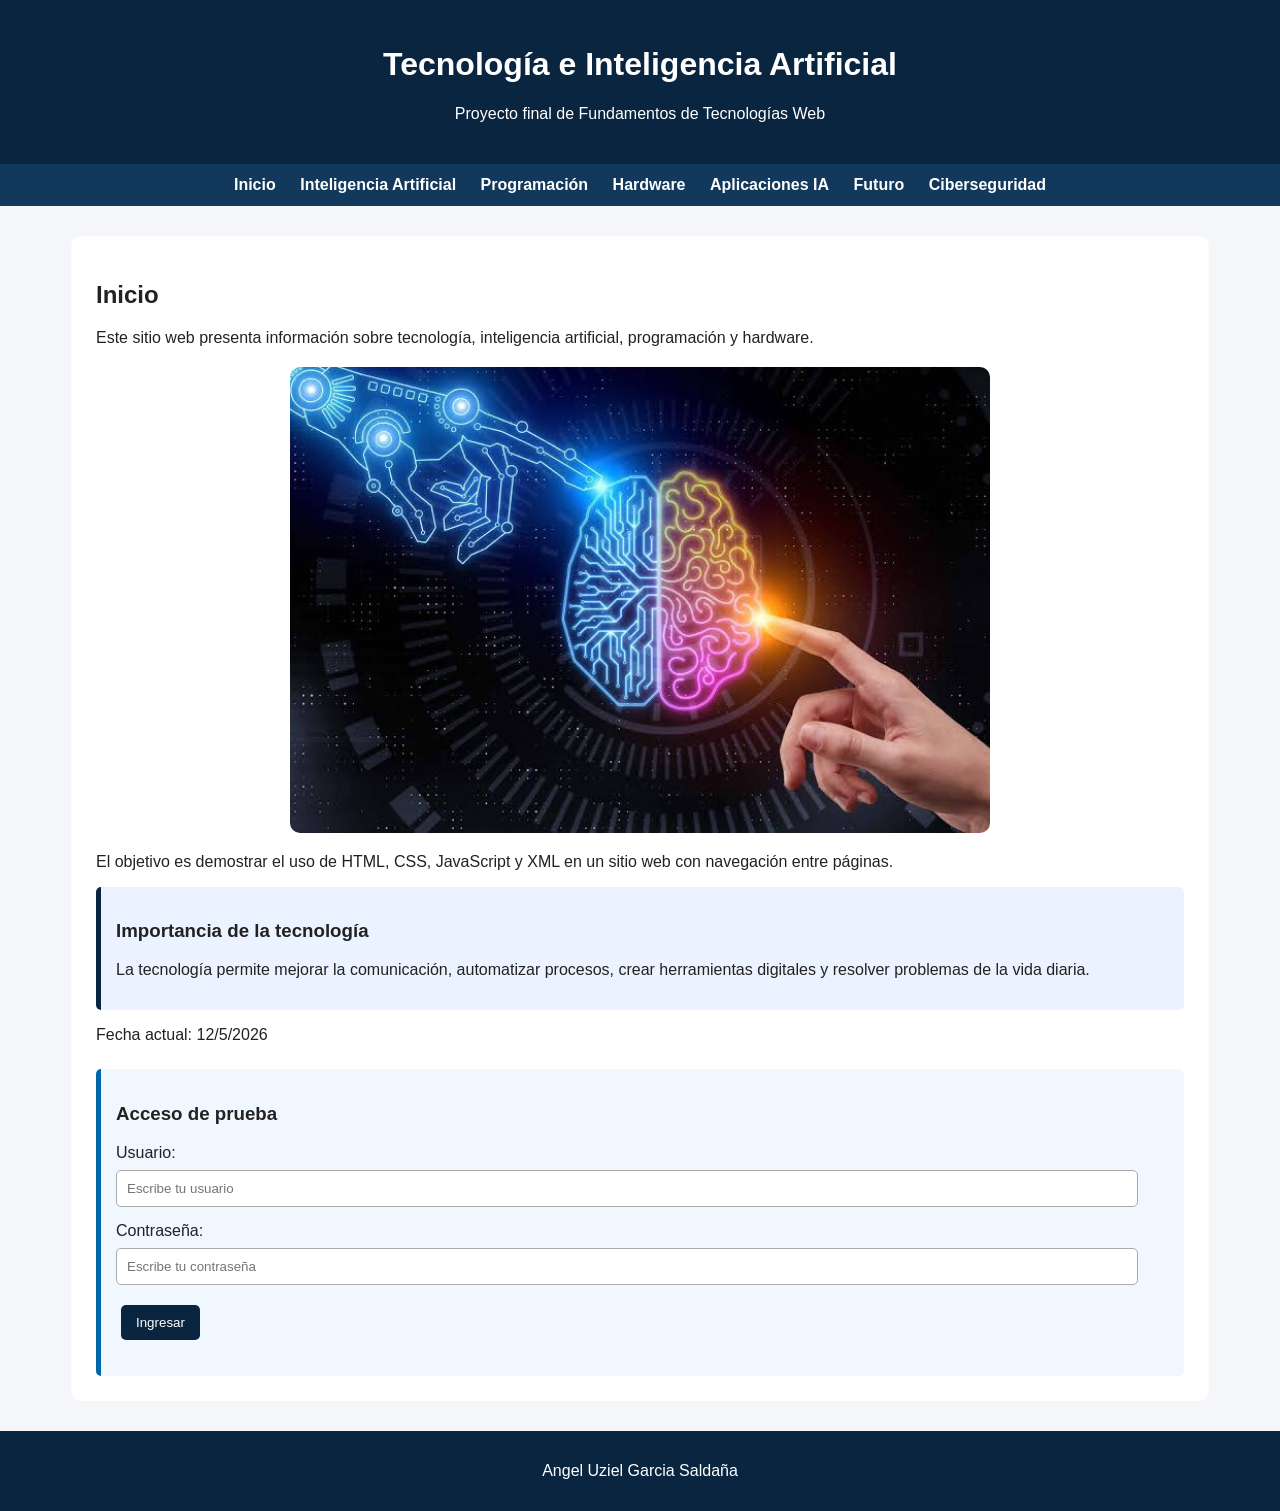
<file: index.html>
<!DOCTYPE html>
<html lang="es">

<head>
    <meta charset="UTF-8">
    <title>Inicio - Tecnología e IA</title>
    <link rel="stylesheet" href="style.css">
    <script src="script.js"></script>
</head>

<body onload="mostrarFecha()">

    <header>
        <h1>Tecnología e Inteligencia Artificial</h1>
        <p>Proyecto final de Fundamentos de Tecnologías Web</p>
    </header>

    <nav>
        <a href="index.html">Inicio</a>
        <a href="ia.html">Inteligencia Artificial</a>
        <a href="programacion.html">Programación</a>
        <a href="hardware.html">Hardware</a>
        <a href="aplicaciones.html">Aplicaciones IA</a>
        <a href="futuro.html">Futuro</a>
        <a href="ciberseguridad.html">Ciberseguridad</a>
    </nav>

    <main>
        <article>
            <h2>Inicio</h2>

            <p>
                Este sitio web presenta información sobre tecnología, inteligencia artificial,
                programación y hardware.
            </p>


            <img src="imagenes/index.jfif" alt="Tecnología moderna e inteligencia artificial" class="imagen">


            <p>
                El objetivo es demostrar el uso de HTML, CSS, JavaScript y XML en un sitio web
                con navegación entre páginas.
            </p>

            <div class="card">
                <h3>Importancia de la tecnología</h3>
                <p>
                    La tecnología permite mejorar la comunicación, automatizar procesos,
                    crear herramientas digitales y resolver problemas de la vida diaria.
                </p>
            </div>

            <p id="fecha"></p>
        </article>

        <aside>
            <h3>Acceso de prueba</h3>

            <label for="usuario">Usuario:</label>
            <input type="text" id="usuario" placeholder="Escribe tu usuario">

            <label for="password">Contraseña:</label>
            <input type="password" id="password" placeholder="Escribe tu contraseña">

            <button onclick="validarUsuario()">Ingresar</button>

            <p id="mensajeLogin"></p>
        </aside>
    </main>

    <footer>
        <p>Angel Uziel Garcia Saldaña</p>
    </footer>

</body>

</html>
</file>
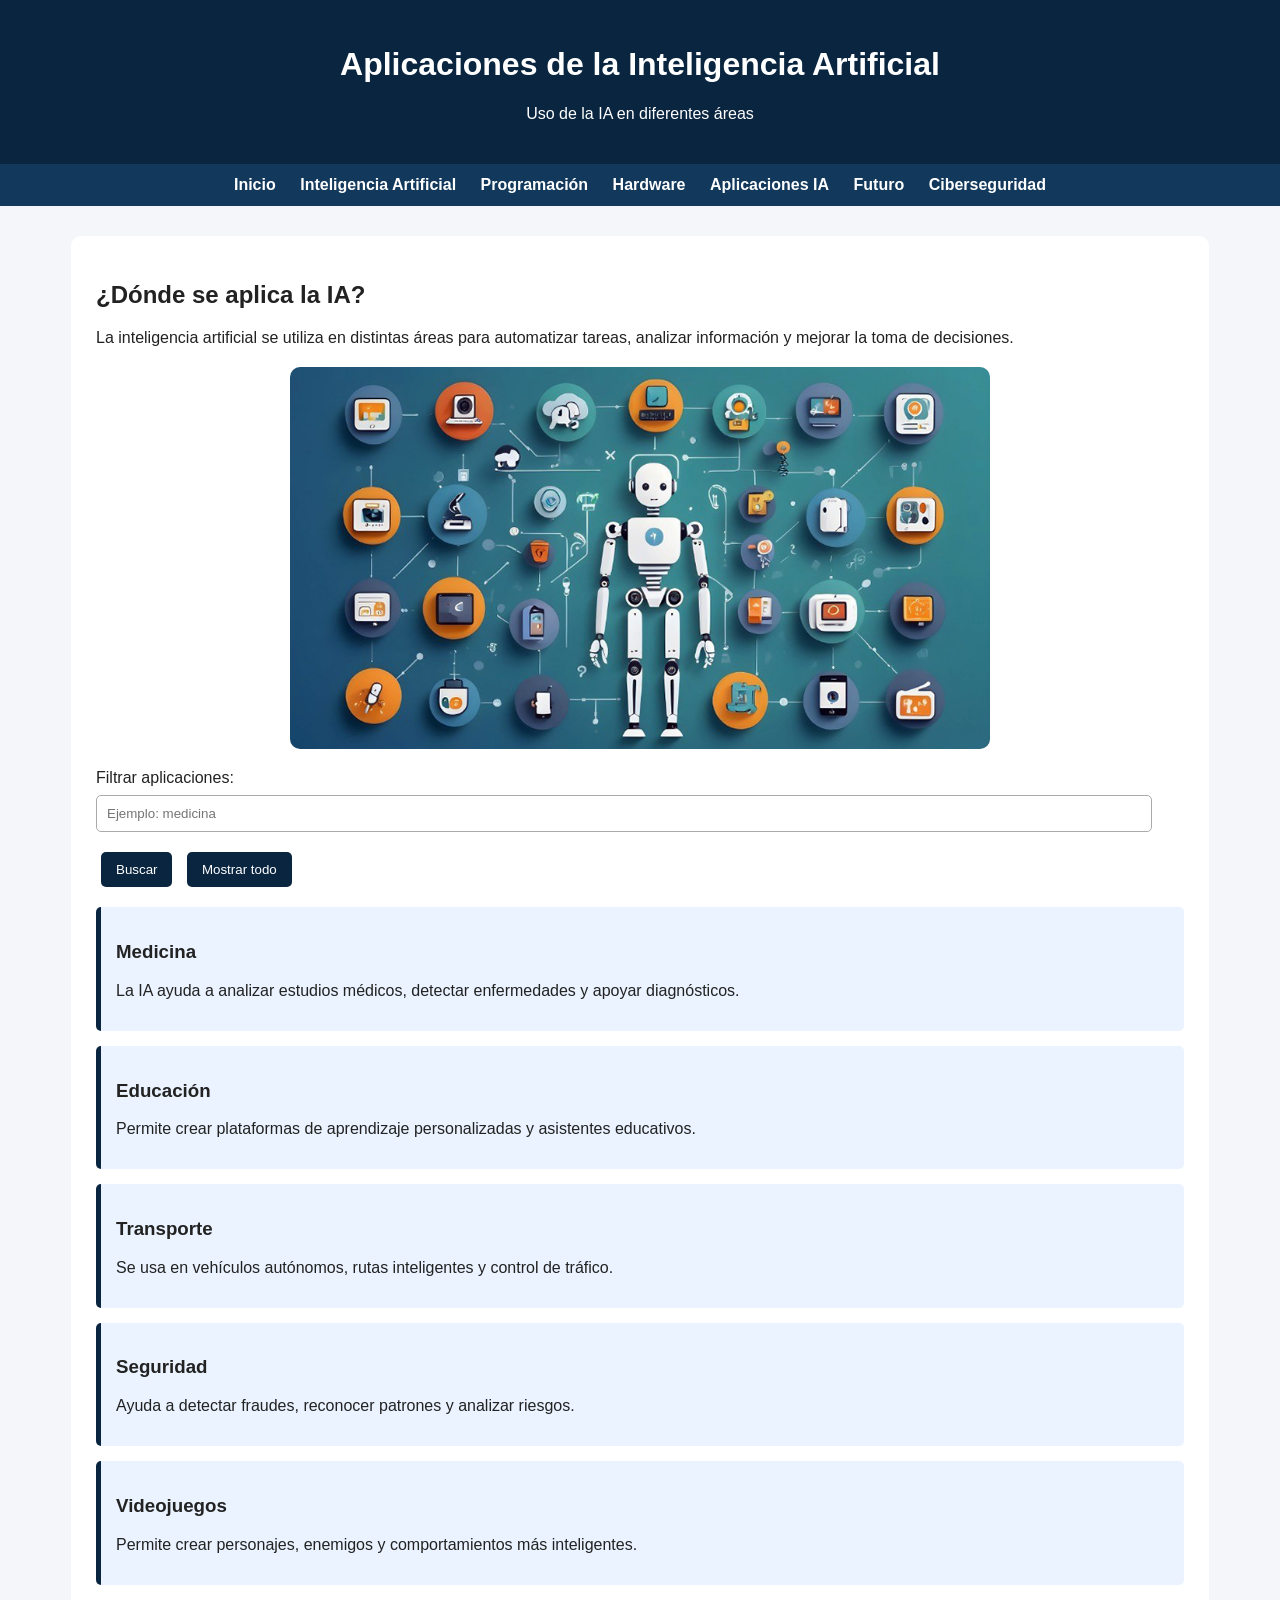
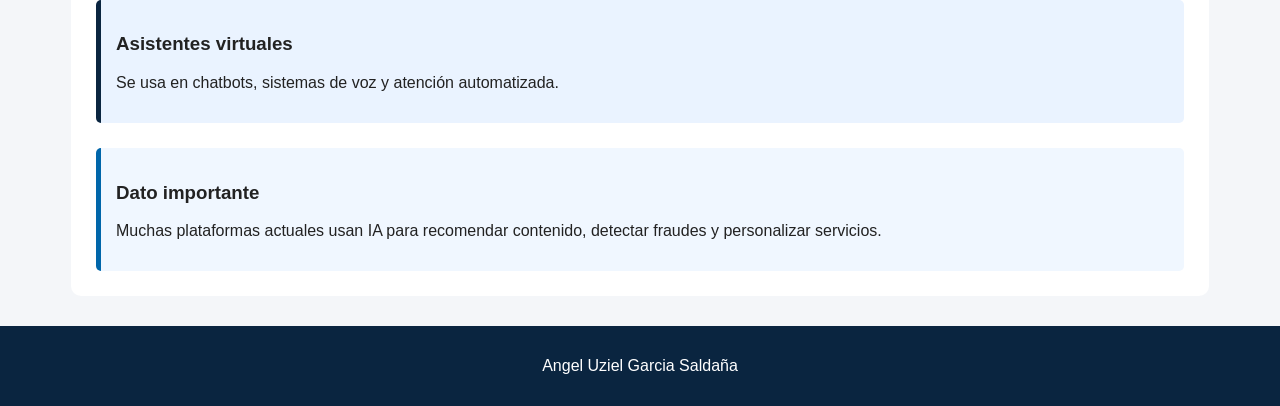
<file: aplicaciones.html>
<!DOCTYPE html>
<html lang="es">

<head>
    <meta charset="UTF-8">
    <title>Aplicaciones de la IA</title>
    <link rel="stylesheet" href="style.css">
    <script src="script.js"></script>
</head>

<body onload="cargarAplicaciones()">

    <header>
        <h1>Aplicaciones de la Inteligencia Artificial</h1>
        <p>Uso de la IA en diferentes áreas</p>
    </header>

    <nav>
        <a href="index.html">Inicio</a>
        <a href="ia.html">Inteligencia Artificial</a>
        <a href="programacion.html">Programación</a>
        <a href="hardware.html">Hardware</a>
        <a href="aplicaciones.html">Aplicaciones IA</a>
        <a href="futuro.html">Futuro</a>
        <a href="ciberseguridad.html">Ciberseguridad</a>
    </nav>

    <main>
        <article>
            <h2>¿Dónde se aplica la IA?</h2>

            <p>
                La inteligencia artificial se utiliza en distintas áreas para automatizar tareas,
                analizar información y mejorar la toma de decisiones.
            </p>

            <img src="imagenes/aplicaciones.jpg" alt="Aplicaciones de la inteligencia artificial" class="imagen">

            <label for="filtroAplicaciones">Filtrar aplicaciones:</label>
            <input type="text" id="filtroAplicaciones" placeholder="Ejemplo: medicina">
            <button onclick="filtrarAplicaciones()">Buscar</button>
            <button onclick="cargarAplicaciones()">Mostrar todo</button>

            <section id="contenidoAplicaciones"></section>
        </article>

        <aside>
            <h3>Dato importante</h3>
            <p>
                Muchas plataformas actuales usan IA para recomendar contenido, detectar fraudes
                y personalizar servicios.
            </p>
        </aside>
    </main>

    <footer>
        <p>Angel Uziel Garcia Saldaña</p>
    </footer>

</body>

</html>
</file>
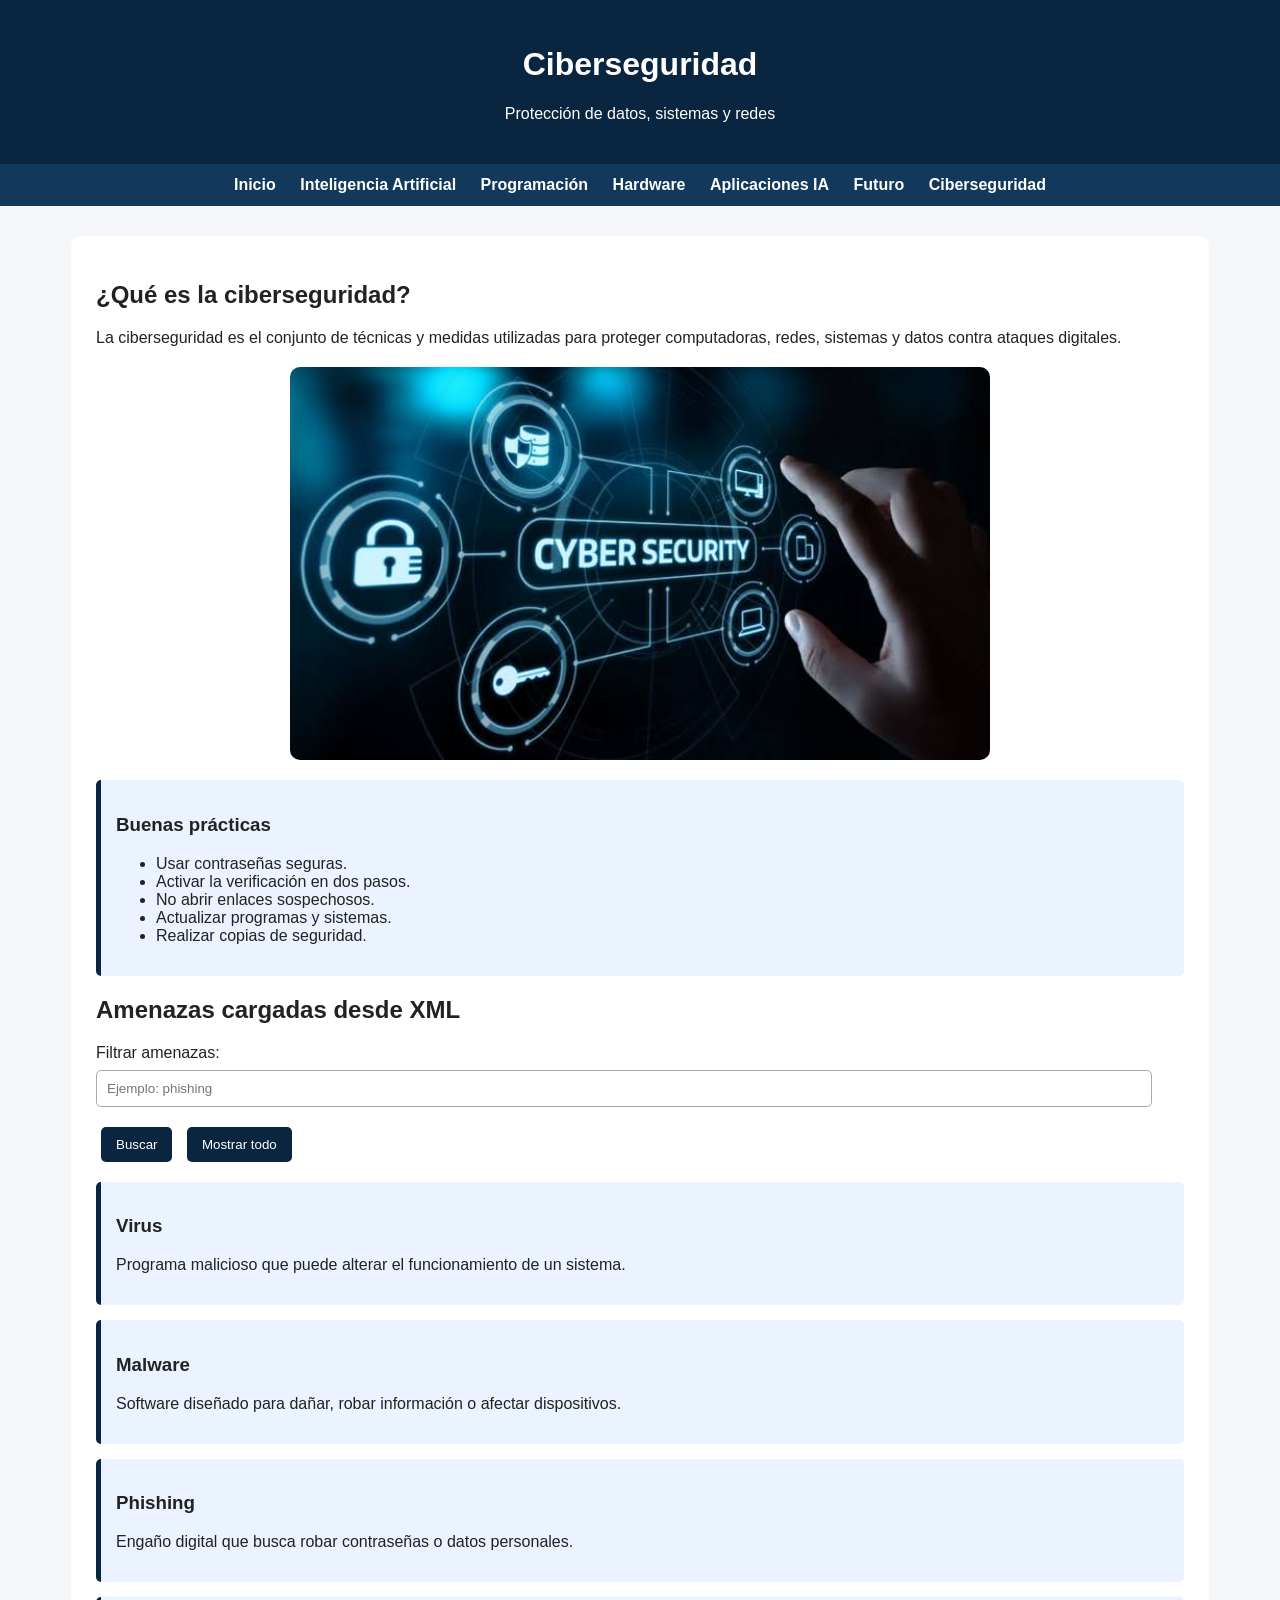
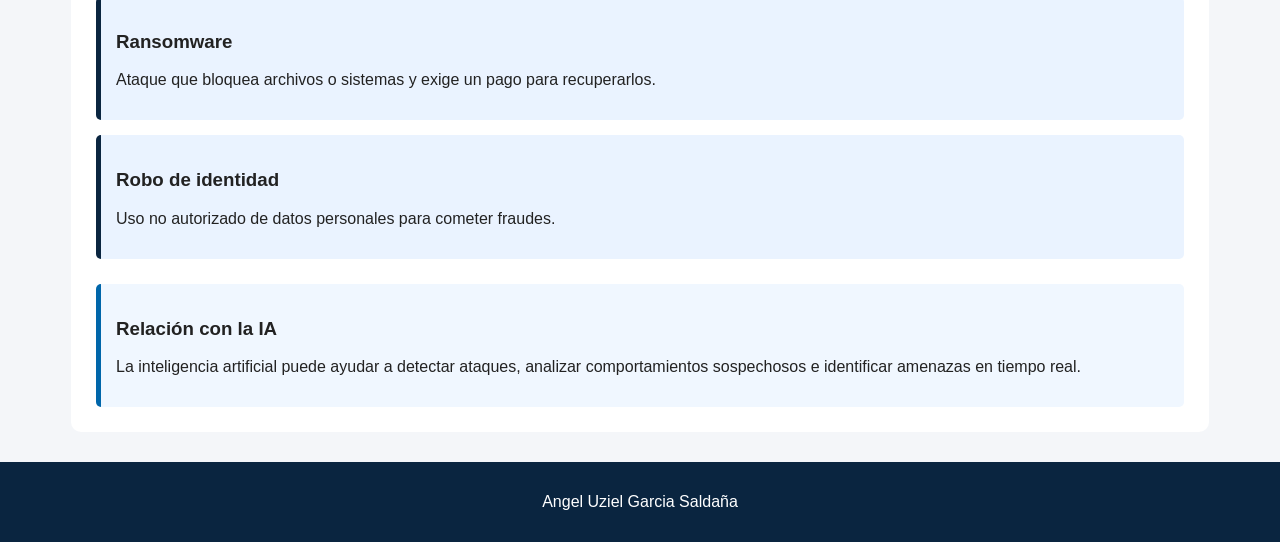
<file: ciberseguridad.html>
<!DOCTYPE html>
<html lang="es">

<head>
    <meta charset="UTF-8">
    <title>Ciberseguridad</title>
    <link rel="stylesheet" href="style.css">
    <script src="script.js"></script>
</head>

<body onload="cargarAmenazas()">

    <header>
        <h1>Ciberseguridad</h1>
        <p>Protección de datos, sistemas y redes</p>
    </header>

    <nav>
        <a href="index.html">Inicio</a>
        <a href="ia.html">Inteligencia Artificial</a>
        <a href="programacion.html">Programación</a>
        <a href="hardware.html">Hardware</a>
        <a href="aplicaciones.html">Aplicaciones IA</a>
        <a href="futuro.html">Futuro</a>
        <a href="ciberseguridad.html">Ciberseguridad</a>
    </nav>

    <main>
        <article>
            <h2>¿Qué es la ciberseguridad?</h2>

            <p>
                La ciberseguridad es el conjunto de técnicas y medidas utilizadas para proteger
                computadoras, redes, sistemas y datos contra ataques digitales.
            </p>

            <img src="imagenes/ciberseguridad.jfif" alt="Protección de datos y sistemas" class="imagen">

            <div class="card">
                <h3>Buenas prácticas</h3>
                <ul>
                    <li>Usar contraseñas seguras.</li>
                    <li>Activar la verificación en dos pasos.</li>
                    <li>No abrir enlaces sospechosos.</li>
                    <li>Actualizar programas y sistemas.</li>
                    <li>Realizar copias de seguridad.</li>
                </ul>
            </div>

            <h2>Amenazas cargadas desde XML</h2>

            <label for="filtroAmenazas">Filtrar amenazas:</label>
            <input type="text" id="filtroAmenazas" placeholder="Ejemplo: phishing">

            <button onclick="filtrarAmenazas()">Buscar</button>
            <button onclick="cargarAmenazas()">Mostrar todo</button>

            <section id="contenidoAmenazas"></section>
        </article>

        <aside>
            <h3>Relación con la IA</h3>
            <p>
                La inteligencia artificial puede ayudar a detectar ataques, analizar comportamientos
                sospechosos e identificar amenazas en tiempo real.
            </p>
        </aside>
    </main>

    <footer>
        <p>Angel Uziel Garcia Saldaña</p>
    </footer>

</body>

</html>
</file>
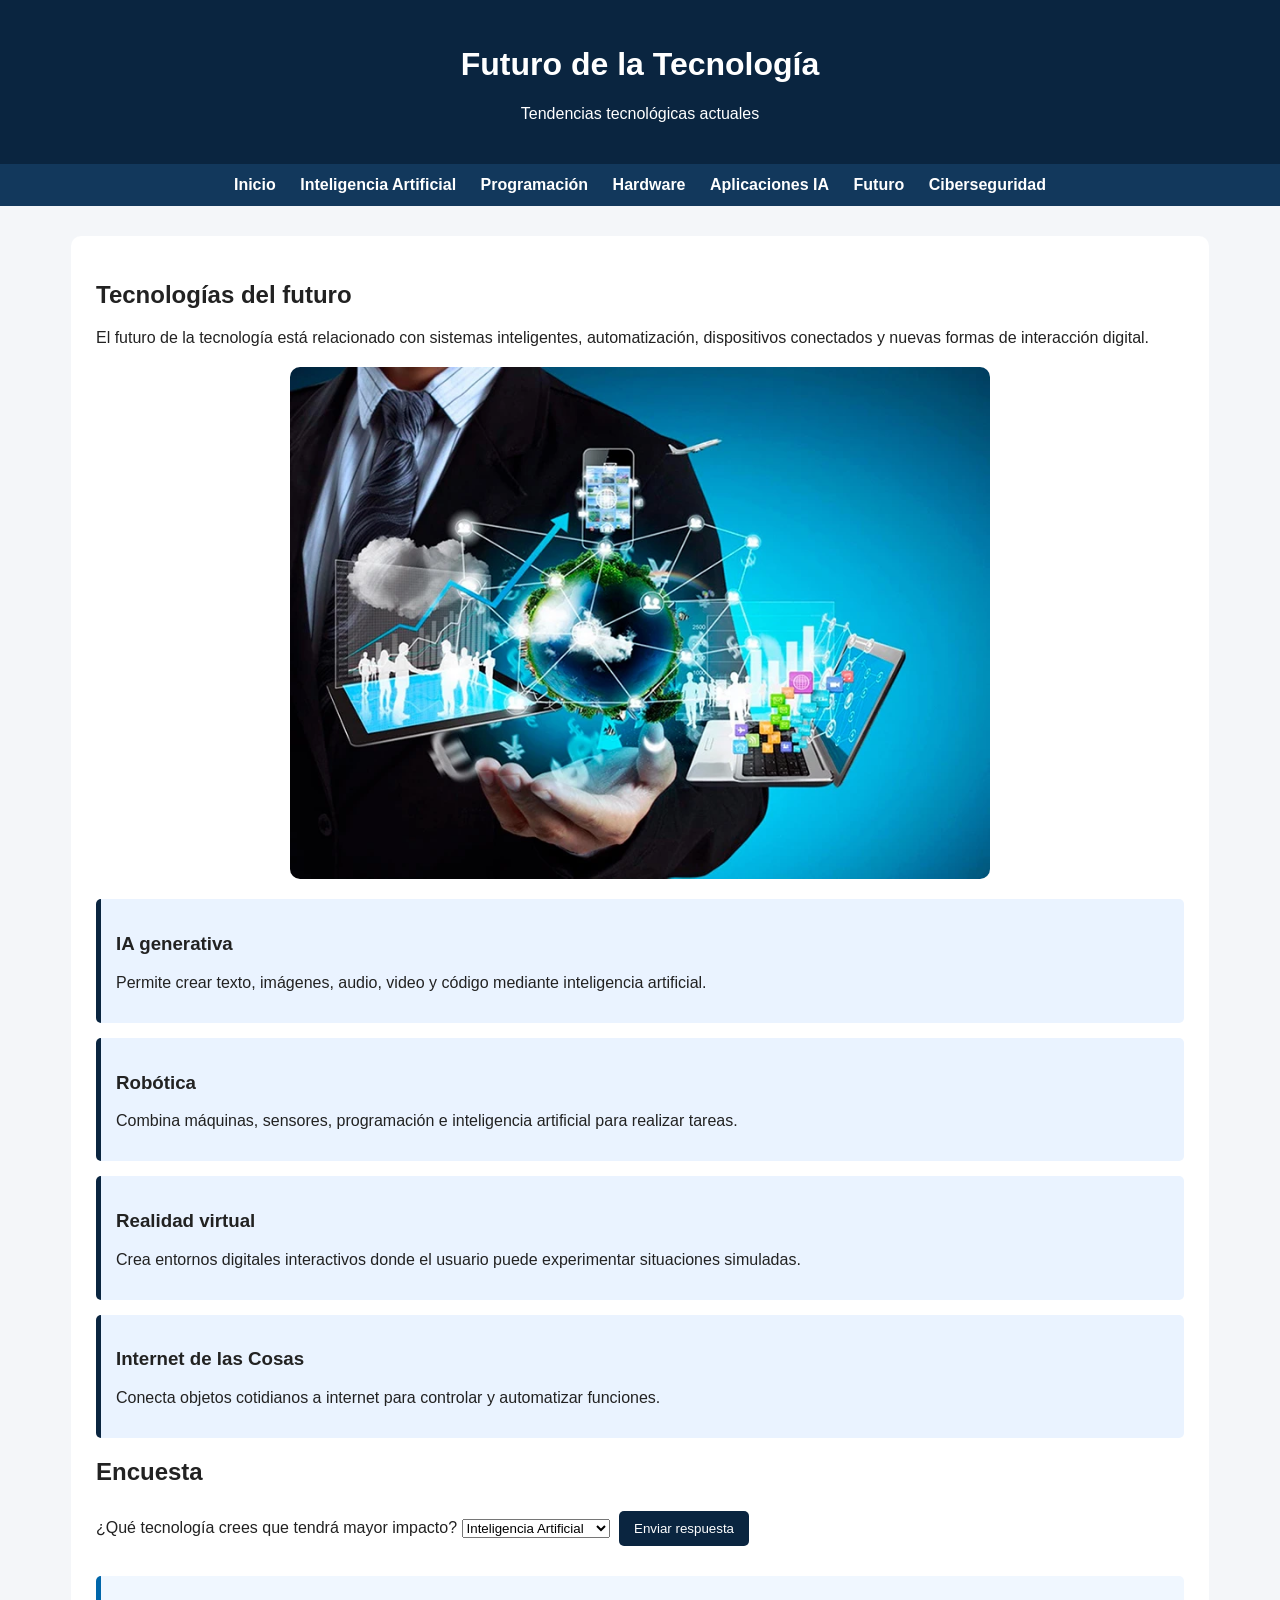
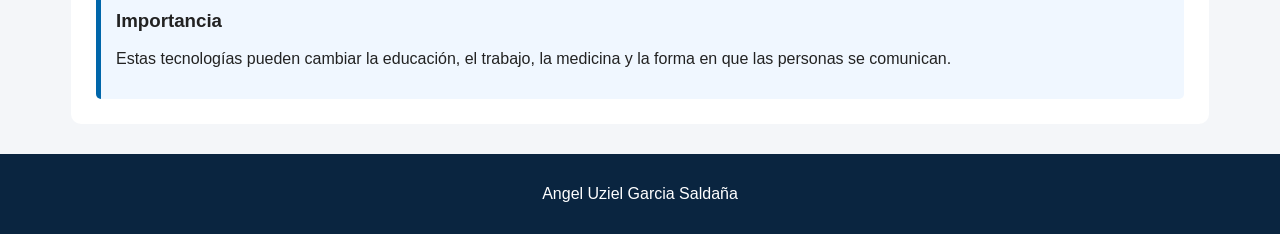
<file: futuro.html>
<!DOCTYPE html>
<html lang="es">

<head>
    <meta charset="UTF-8">
    <title>Futuro de la Tecnología</title>
    <link rel="stylesheet" href="style.css">
    <script src="script.js"></script>
</head>

<body>

    <header>
        <h1>Futuro de la Tecnología</h1>
        <p>Tendencias tecnológicas actuales</p>
    </header>

    <nav>
        <a href="index.html">Inicio</a>
        <a href="ia.html">Inteligencia Artificial</a>
        <a href="programacion.html">Programación</a>
        <a href="hardware.html">Hardware</a>
        <a href="aplicaciones.html">Aplicaciones IA</a>
        <a href="futuro.html">Futuro</a>
        <a href="ciberseguridad.html">Ciberseguridad</a>
    </nav>

    <main>
        <article>
            <h2>Tecnologías del futuro</h2>

            <p>
                El futuro de la tecnología está relacionado con sistemas inteligentes,
                automatización, dispositivos conectados y nuevas formas de interacción digital.
            </p>

            <img src="imagenes/futuro.webp" alt="Tecnologías del futuro" class="imagen">

            <div class="card">
                <h3>IA generativa</h3>
                <p>
                    Permite crear texto, imágenes, audio, video y código mediante inteligencia artificial.
                </p>
            </div>

            <div class="card">
                <h3>Robótica</h3>
                <p>
                    Combina máquinas, sensores, programación e inteligencia artificial para realizar tareas.
                </p>
            </div>

            <div class="card">
                <h3>Realidad virtual</h3>
                <p>
                    Crea entornos digitales interactivos donde el usuario puede experimentar situaciones simuladas.
                </p>
            </div>

            <div class="card">
                <h3>Internet de las Cosas</h3>
                <p>
                    Conecta objetos cotidianos a internet para controlar y automatizar funciones.
                </p>
            </div>

            <h2>Encuesta</h2>

            <label for="opcion">¿Qué tecnología crees que tendrá mayor impacto?</label>

            <select id="opcion">
                <option>Inteligencia Artificial</option>
                <option>Robótica</option>
                <option>Realidad Virtual</option>
                <option>Internet de las Cosas</option>
            </select>

            <button onclick="votar()">Enviar respuesta</button>

            <p id="resultadoEncuesta"></p>
        </article>

        <aside>
            <h3>Importancia</h3>
            <p>
                Estas tecnologías pueden cambiar la educación, el trabajo, la medicina
                y la forma en que las personas se comunican.
            </p>
        </aside>
    </main>

    <footer>
        <p>Angel Uziel Garcia Saldaña</p>
    </footer>

</body>

</html>
</file>
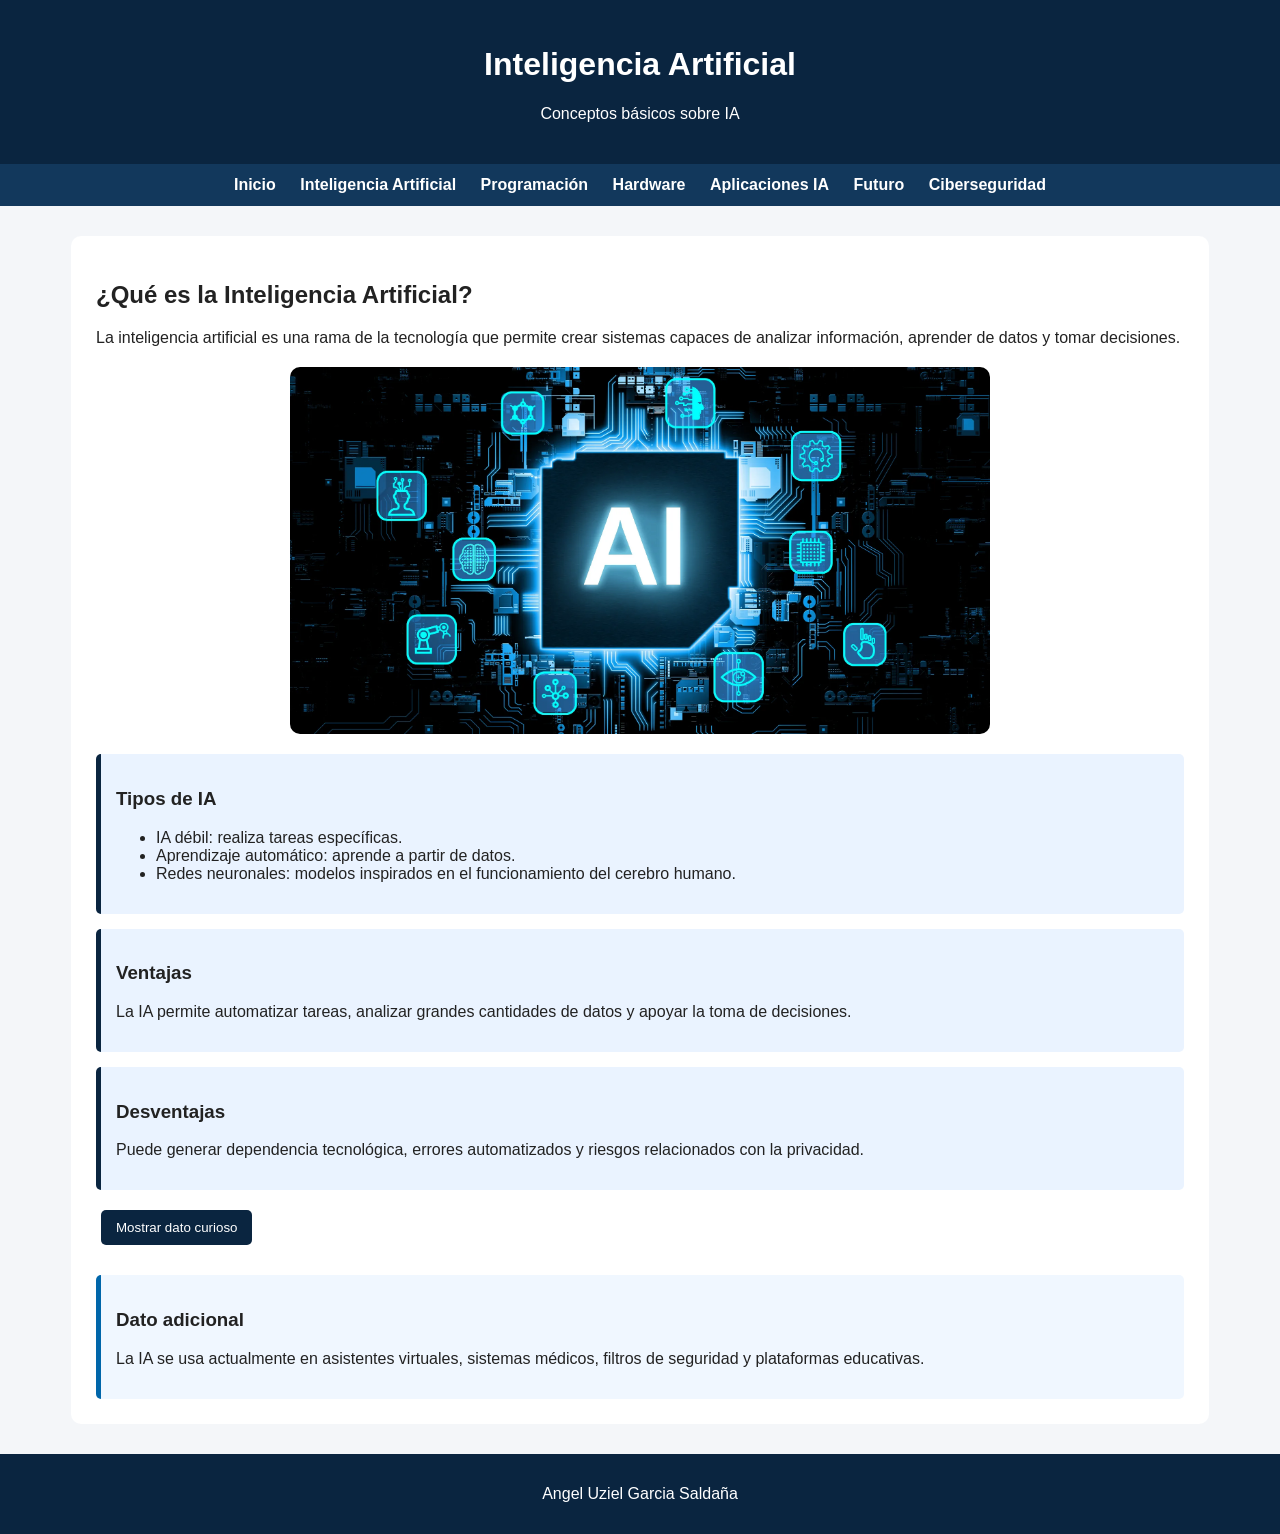
<file: ia.html>
<!DOCTYPE html>
<html lang="es">

<head>
    <meta charset="UTF-8">
    <title>Inteligencia Artificial</title>
    <link rel="stylesheet" href="style.css">
    <script src="script.js"></script>
</head>

<body>

    <header>
        <h1>Inteligencia Artificial</h1>
        <p>Conceptos básicos sobre IA</p>
    </header>

    <nav>
        <a href="index.html">Inicio</a>
        <a href="ia.html">Inteligencia Artificial</a>
        <a href="programacion.html">Programación</a>
        <a href="hardware.html">Hardware</a>
        <a href="aplicaciones.html">Aplicaciones IA</a>
        <a href="futuro.html">Futuro</a>
        <a href="ciberseguridad.html">Ciberseguridad</a>
    </nav>

    <main>
        <article>
            <h2>¿Qué es la Inteligencia Artificial?</h2>

            <p>
                La inteligencia artificial es una rama de la tecnología que permite crear sistemas
                capaces de analizar información, aprender de datos y tomar decisiones.
            </p>

            <img src="imagenes/ia.webp" alt="Representación de inteligencia artificial" class="imagen">

            <div class="card">
                <h3>Tipos de IA</h3>
                <ul>
                    <li>IA débil: realiza tareas específicas.</li>
                    <li>Aprendizaje automático: aprende a partir de datos.</li>
                    <li>Redes neuronales: modelos inspirados en el funcionamiento del cerebro humano.</li>
                </ul>
            </div>

            <div class="card">
                <h3>Ventajas</h3>
                <p>
                    La IA permite automatizar tareas, analizar grandes cantidades de datos y apoyar
                    la toma de decisiones.
                </p>
            </div>

            <div class="card">
                <h3>Desventajas</h3>
                <p>
                    Puede generar dependencia tecnológica, errores automatizados y riesgos relacionados
                    con la privacidad.
                </p>
            </div>

            <button onclick="datoCurioso()">Mostrar dato curioso</button>
        </article>

        <aside>
            <h3>Dato adicional</h3>
            <p>
                La IA se usa actualmente en asistentes virtuales, sistemas médicos, filtros de seguridad
                y plataformas educativas.
            </p>
        </aside>
    </main>

    <footer>
        <p>Angel Uziel Garcia Saldaña</p>
    </footer>

</body>

</html>
</file>
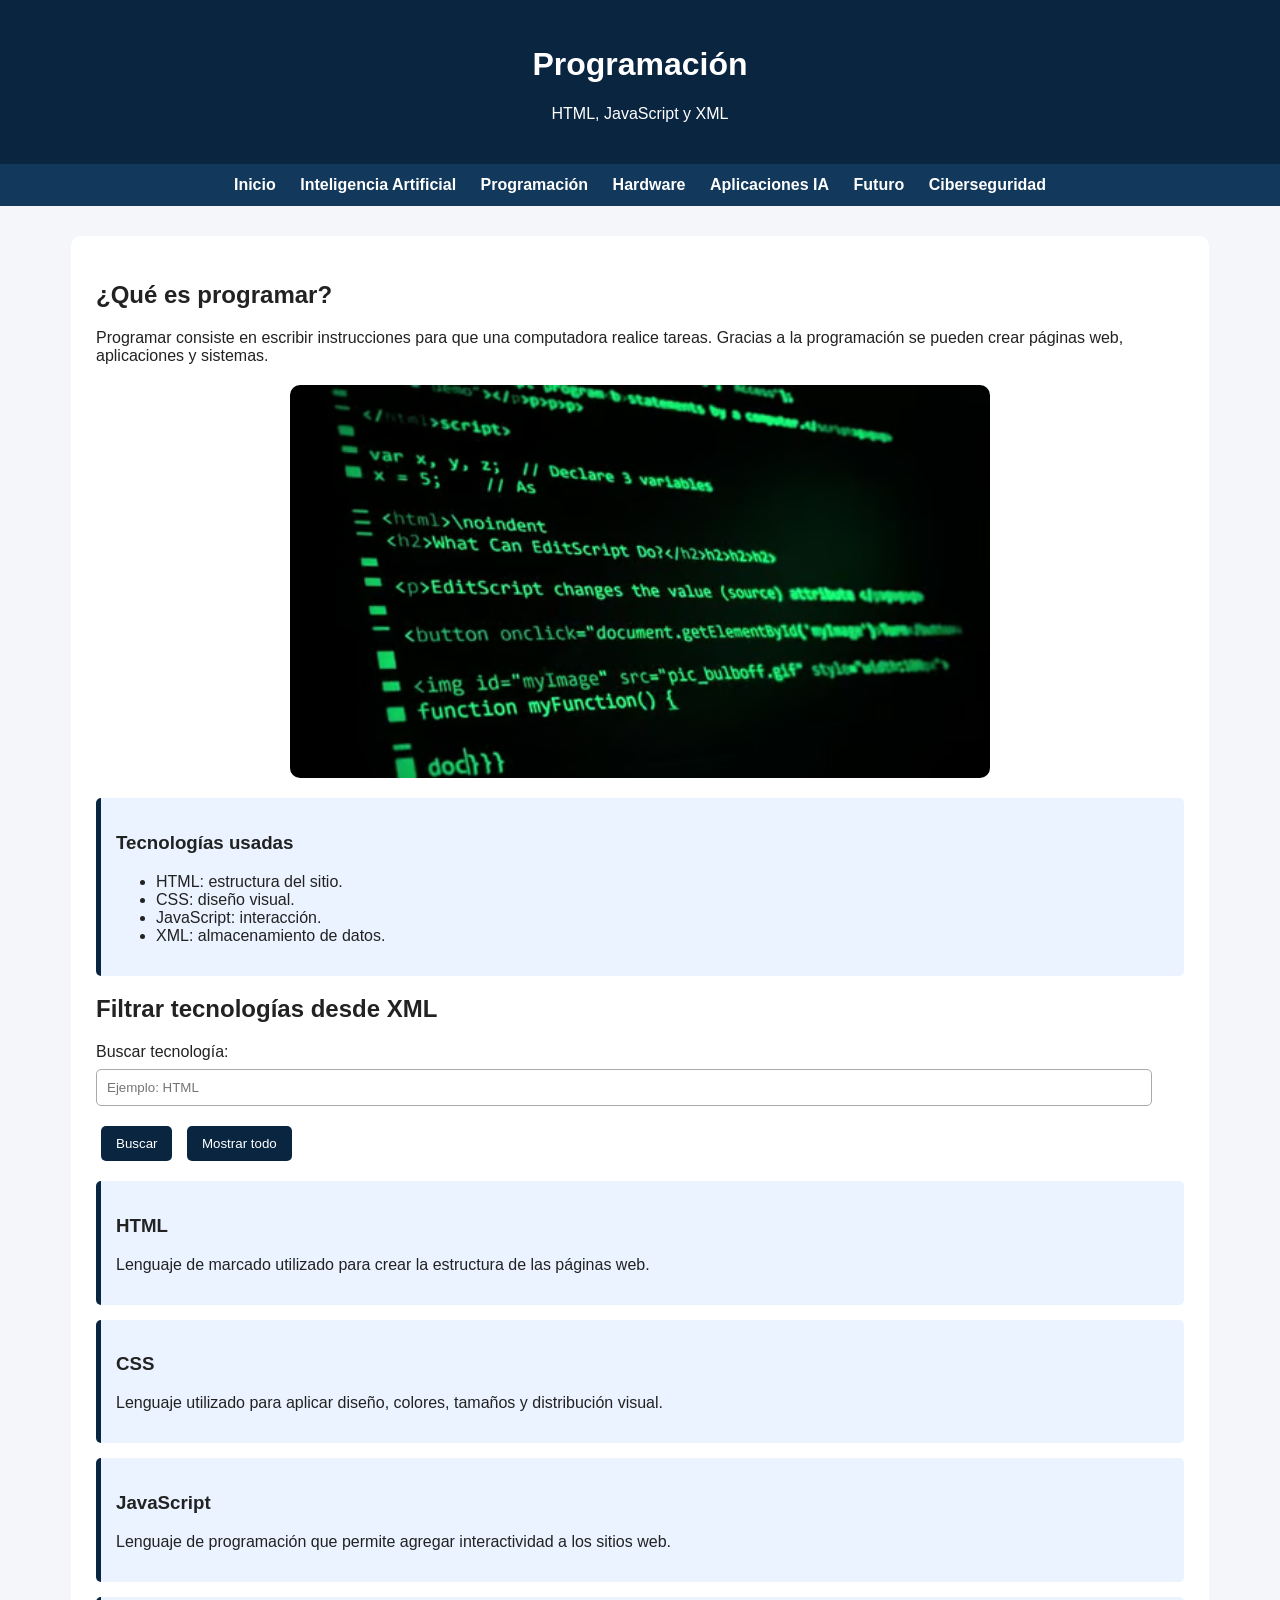
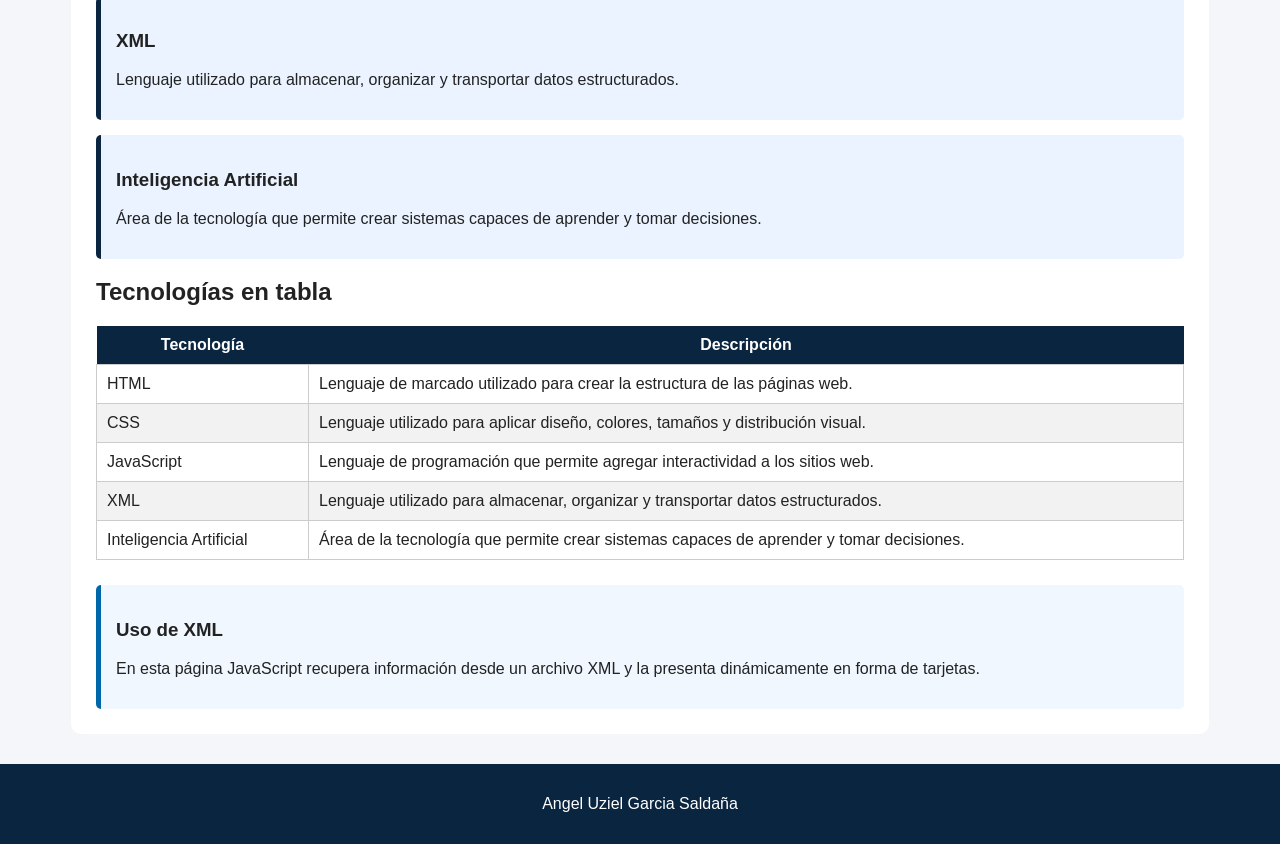
<file: programacion.html>
<!DOCTYPE html>
<html lang="es">

<head>
    <meta charset="UTF-8">
    <title>Programación</title>
    <link rel="stylesheet" href="style.css">
    <script src="script.js"></script>
</head>

<body onload="cargarTecnologias()">

    <header>
        <h1>Programación</h1>
        <p>HTML, JavaScript y XML</p>
    </header>

    <nav>
        <a href="index.html">Inicio</a>
        <a href="ia.html">Inteligencia Artificial</a>
        <a href="programacion.html">Programación</a>
        <a href="hardware.html">Hardware</a>
        <a href="aplicaciones.html">Aplicaciones IA</a>
        <a href="futuro.html">Futuro</a>
        <a href="ciberseguridad.html">Ciberseguridad</a>
    </nav>

    <main>
        <article>
            <h2>¿Qué es programar?</h2>

            <p>
                Programar consiste en escribir instrucciones para que una computadora realice tareas.
                Gracias a la programación se pueden crear páginas web, aplicaciones y sistemas.
            </p>

            <img src="imagenes/programacion.avif" alt="Código de programación en pantalla" class="imagen">

            <div class="card">
                <h3>Tecnologías usadas</h3>
                <ul>
                    <li>HTML: estructura del sitio.</li>
                    <li>CSS: diseño visual.</li>
                    <li>JavaScript: interacción.</li>
                    <li>XML: almacenamiento de datos.</li>
                </ul>
            </div>

            <h2>Filtrar tecnologías desde XML</h2>

            <label for="filtro">Buscar tecnología:</label>
            <input type="text" id="filtro" placeholder="Ejemplo: HTML">
            <button onclick="filtrarTecnologias()">Buscar</button>
            <button onclick="cargarTecnologias()">Mostrar todo</button>

            <section id="contenidoXML"></section>

            <h2>Tecnologías en tabla</h2>

            <table id="tablaTecnologias">
                <thead>
                    <tr>
                        <th>Tecnología</th>
                        <th>Descripción</th>
                    </tr>
                </thead>

                <tbody id="tablaBody">
                </tbody>
            </table>


        </article>

        <aside>
            <h3>Uso de XML</h3>
            <p>
                En esta página JavaScript recupera información desde un archivo XML y la presenta
                dinámicamente en forma de tarjetas.
            </p>
        </aside>
    </main>

    <footer>
        <p>Angel Uziel Garcia Saldaña</p>
    </footer>

</body>

</html>
</file>
<file: style.css>
body {
    margin: 0;
    font-family: Arial, sans-serif;
    background-color: #f4f6f9;
    color: #222;
}

header {
    background-color: #0a2540;
    color: white;
    text-align: center;
    padding: 25px;
}

nav {
    background-color: #12385c;
    text-align: center;
    padding: 12px;
}

nav a {
    color: white;
    text-decoration: none;
    margin: 10px;
    font-weight: bold;
}

nav a:hover {
    color: #00d4ff;
}

main {
    width: 85%;
    margin: 30px auto;
    background-color: white;
    padding: 25px;
    border-radius: 10px;
}

article {
    margin-bottom: 25px;
}

aside {
    background-color: #f0f7ff;
    padding: 15px;
    border-left: 5px solid #0066aa;
    border-radius: 5px;
}

.card {
    background-color: #eaf3ff;
    padding: 15px;
    margin: 15px 0;
    border-left: 5px solid #0a2540;
    border-radius: 5px;
}

button {
    background-color: #0a2540;
    color: white;
    border: none;
    padding: 10px 15px;
    cursor: pointer;
    border-radius: 5px;
    margin: 5px;
}

button:hover {
    background-color: #0066aa;
}

input {
    display: block;
    width: 95%;
    padding: 10px;
    margin: 8px 0 15px 0;
    border: 1px solid #aaa;
    border-radius: 5px;
}

footer {
    background-color: #0a2540;
    color: white;
    text-align: center;
    padding: 15px;
    margin-top: 30px;
}

#mensajeLogin {
    font-weight: bold;
}

@media screen and (max-width: 768px) {
    nav a {
        display: block;
        margin: 10px 0;
    }

    main {
        width: 95%;
        padding: 15px;
    }

    button {
        width: 100%;
    }
}

.imagen{
    display:block;
    width:100%;
    max-width:700px;
    margin:20px auto;
    border-radius:10px;
}

table{
    width:100%;
    border-collapse:collapse;
    margin-top:20px;
}

table th{
    background:#0a2540;
    color:white;
    padding:10px;
}

table td{
    border:1px solid #ccc;
    padding:10px;
}

table tr:nth-child(even){
    background:#f2f2f2;
}
</file>
